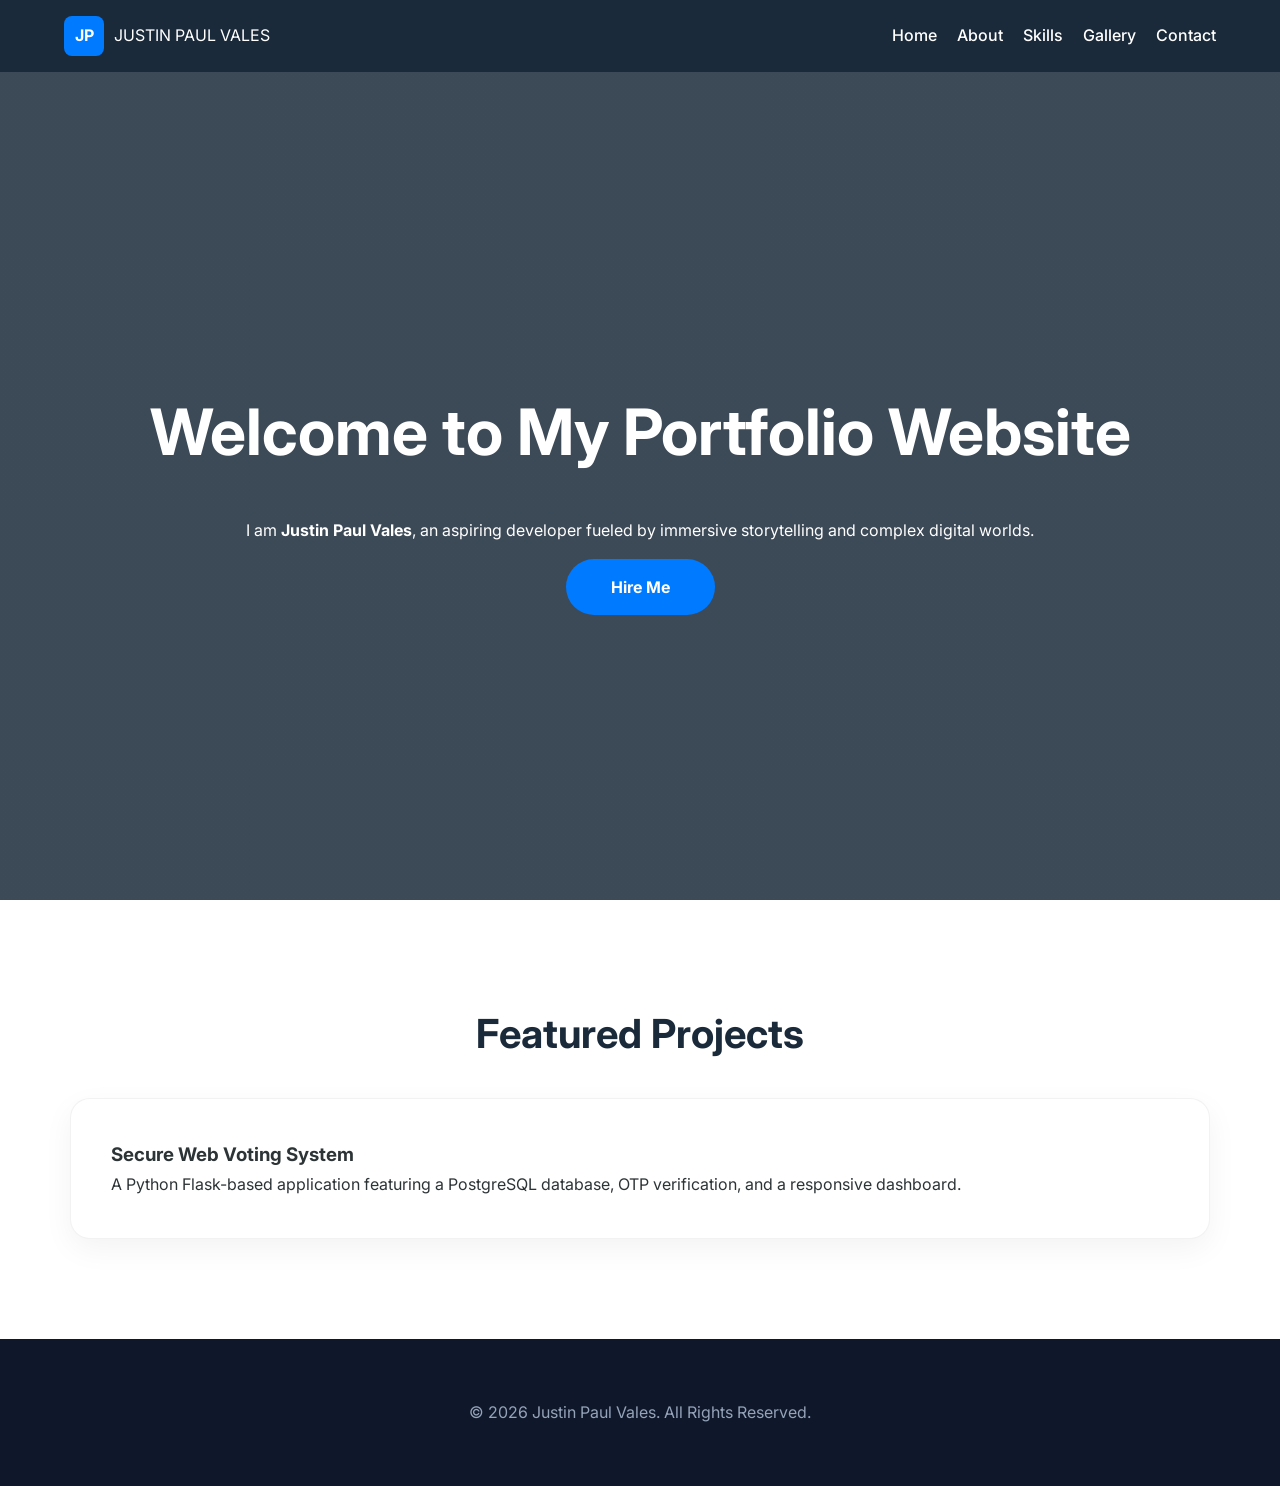
<file: index.html>
<!DOCTYPE html>
<html lang="en">
<head>
    <meta charset="UTF-8">
    <meta name="viewport" content="width=device-width, initial-scale=1.0">
    <title>Justin Paul Vales | Portfolio</title>
    <link rel="stylesheet" href="qwerty.css">
    <link href="https://fonts.googleapis.com/css2?family=Inter:wght@400;600;700&display=swap" rel="stylesheet">
</head>
<body>
    <nav class="navbar">
        <div class="logo-container">
            <div class="logo-circle">JP</div>
            <div class="logo-text">JUSTIN PAUL VALES</div>
        </div>
        <button class="mobile-menu-btn" id="mobile-cta">
            <span></span><span></span><span></span>
        </button>
        <ul class="nav-links" id="nav-list">
            <li><a href="index.html">Home</a></li>
            <li><a href="about.html">About</a></li>
            <li><a href="skills.html">Skills</a></li>
            <li><a href="gallery.html">Gallery</a></li>
            <li><a href="contact.html">Contact</a></li>
        </ul>
    </nav>

    <section class="hero-section">
        <div class="container hero-container">
            <h1>Welcome to My Portfolio Website</h1>
            <p class="hero-intro">I am <strong>Justin Paul Vales</strong>, an aspiring developer fueled by immersive storytelling and complex digital worlds.</p>
            <div class="hero-btns">
                <a href="contact.html" class="cta-button">Hire Me</a>
            </div>
        </div>
    </section>

    <section class="section reveal active">
        <div class="container">
            <h2 class="section-title">Featured Projects</h2>
            <div class="grid-layout">
                <div class="ui-card">
                    <h3>Secure Web Voting System</h3>
                    <p>A Python Flask-based application featuring a PostgreSQL database, OTP verification, and a responsive dashboard.</p>
                </div>
            </div>
        </div>
    </section>

    <footer class="footer"><div class="container"><p>&copy; 2026 Justin Paul Vales. All Rights Reserved.</p></div></footer>

    <script>
        const mobileBtn = document.getElementById('mobile-cta');
        const navList = document.getElementById('nav-list');
        mobileBtn.addEventListener('click', () => { navList.classList.toggle('show-nav'); });
        document.querySelectorAll('.nav-links a').forEach(link => {
            link.addEventListener('click', () => { navList.classList.remove('show-nav'); });
        });
    </script>
</body>
</html>
</file>
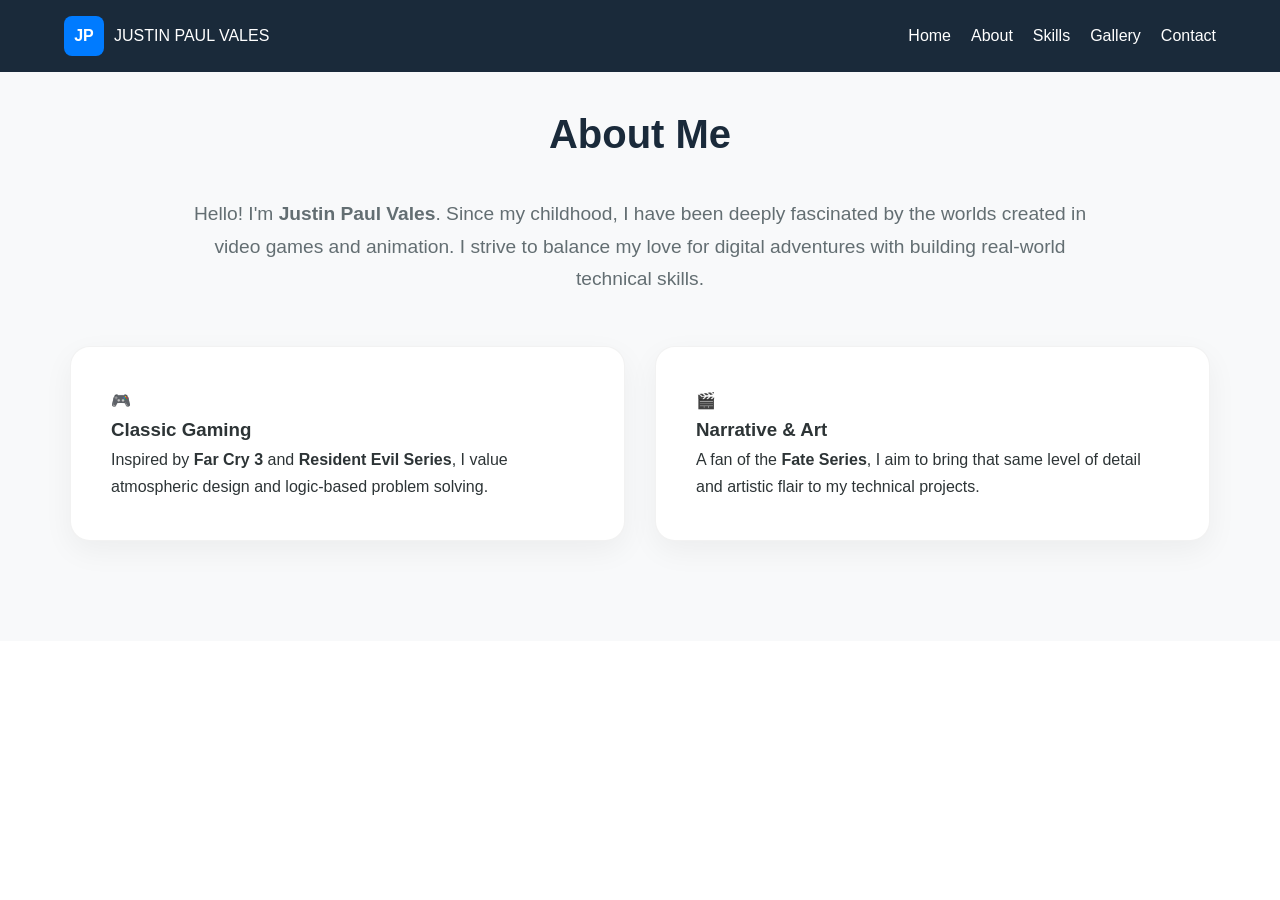
<file: about.html>
<!DOCTYPE html>
<html lang="en">
<head>
    <meta charset="UTF-8">
    <meta name="viewport" content="width=device-width, initial-scale=1.0">
    <title>About Me | Justin Paul Vales</title>
    <link rel="stylesheet" href="qwerty.css">
</head>
<body>
    <nav class="navbar">
        <div class="logo-container"><div class="logo-circle">JP</div><div class="logo-text">JUSTIN PAUL VALES</div></div>
        <button class="mobile-menu-btn" id="mobile-cta"><span></span><span></span><span></span></button>
        <ul class="nav-links" id="nav-list">
            <li><a href="index.html">Home</a></li>
            <li><a href="about.html">About</a></li>
            <li><a href="skills.html">Skills</a></li>
            <li><a href="gallery.html">Gallery</a></li>
            <li><a href="contact.html">Contact</a></li>
        </ul>
    </nav>

    <section class="section bg-alt reveal active">
        <div class="container">
            <h2 class="section-title">About Me</h2>
            <p class="about-main-text">Hello! I'm <strong>Justin Paul Vales</strong>. Since my childhood, I have been deeply fascinated by the worlds created in video games and animation. I strive to balance my love for digital adventures with building real-world technical skills.</p>
            <div class="grid-layout">
                <div class="ui-card">
                    <div class="card-header"><span class="card-icon">🎮</span><h3>Classic Gaming</h3></div>
                    <p>Inspired by <strong>Far Cry 3</strong> and <strong>Resident Evil Series</strong>, I value atmospheric design and logic-based problem solving.</p>
                </div>
                <div class="ui-card">
                    <div class="card-header"><span class="card-icon">🎬</span><h3>Narrative & Art</h3></div>
                    <p>A fan of the <strong>Fate Series</strong>, I aim to bring that same level of detail and artistic flair to my technical projects.</p>
                </div>
            </div>
        </div>
    </section>

    <script>
        const mobileBtn = document.getElementById('mobile-cta');
        const navList = document.getElementById('nav-list');
        mobileBtn.addEventListener('click', () => { navList.classList.toggle('show-nav'); });
    </script>
</body>
</html>
</file>
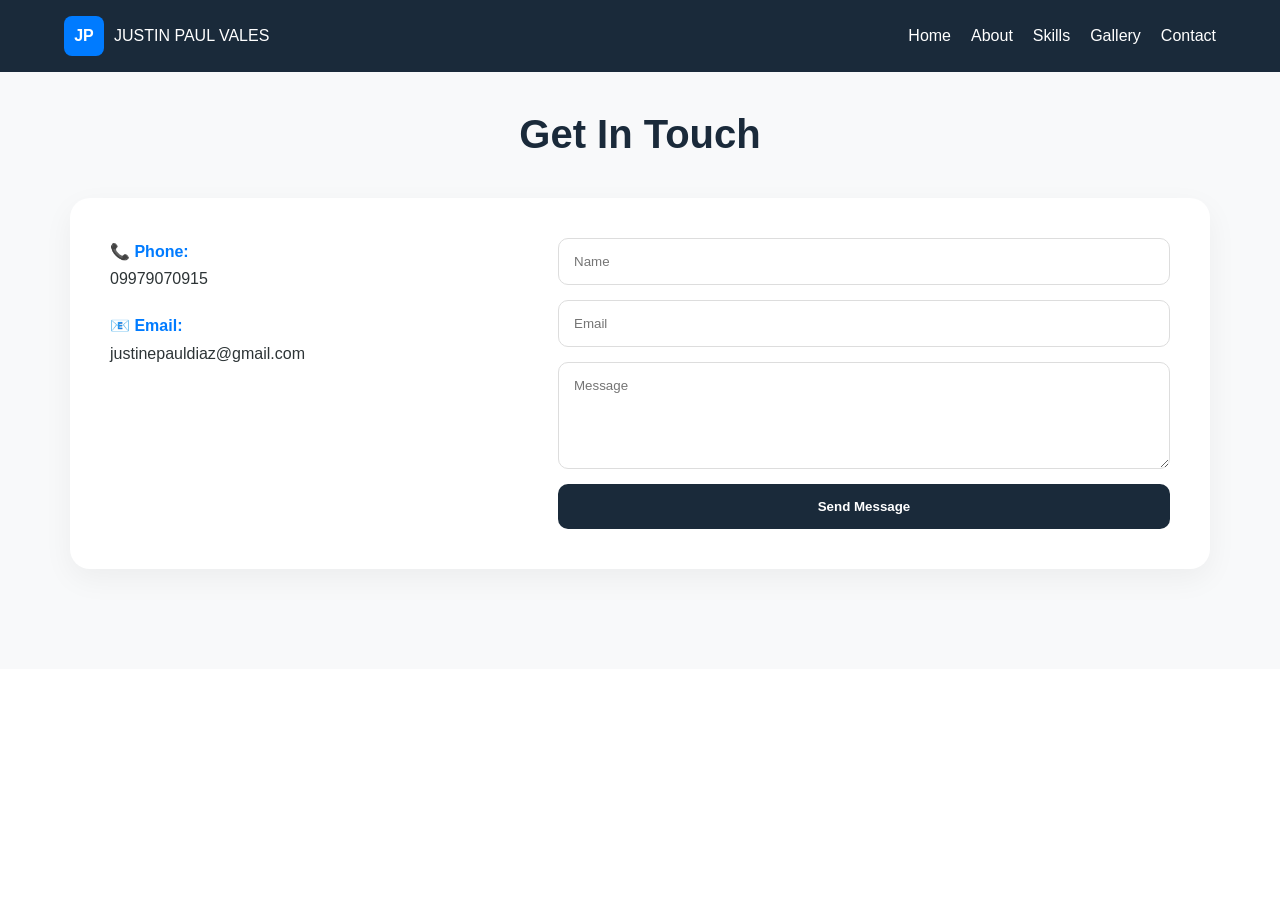
<file: contact.html>
<!DOCTYPE html>
<html lang="en">
<head>
    <meta charset="UTF-8">
    <meta name="viewport" content="width=device-width, initial-scale=1.0">
    <title>Contact | Justin Paul Vales</title>
    <link rel="stylesheet" href="qwerty.css">
</head>
<body>
    <nav class="navbar">
        <div class="logo-container"><div class="logo-circle">JP</div><div class="logo-text">JUSTIN PAUL VALES</div></div>
        <button class="mobile-menu-btn" id="mobile-cta"><span></span><span></span><span></span></button>
        <ul class="nav-links" id="nav-list">
            <li><a href="index.html">Home</a></li>
            <li><a href="about.html">About</a></li>
            <li><a href="skills.html">Skills</a></li>
            <li><a href="gallery.html">Gallery</a></li>
            <li><a href="contact.html">Contact</a></li>
        </ul>
    </nav>

    <section class="section bg-alt reveal active">
        <div class="container">
            <h2 class="section-title">Get In Touch</h2>
            <div class="contact-wrapper">
                <div class="contact-info">
                    <div class="info-item"><strong>📞 Phone:</strong><p>09979070915</p></div>
                    <div class="info-item"><strong>📧 Email:</strong><p>justinepauldiaz@gmail.com</p></div>
                </div>
                <form action="https://formspree.io/f/xzdarppv" method="POST" id="contact-form" class="contact-form">
                    <input type="text" name="name" placeholder="Name" required>
                    <input type="email" name="email" placeholder="Email" required>
                    <textarea name="message" rows="5" placeholder="Message" required></textarea>
                    <button type="submit" id="submit-btn" class="submit-btn">Send Message</button>
                    <div id="form-status" class="form-status"></div>
                </form>
            </div>
        </div>
    </section>

    <script>
        const mobileBtn = document.getElementById('mobile-cta');
        const navList = document.getElementById('nav-list');
        mobileBtn.addEventListener('click', () => { navList.classList.toggle('show-nav'); });
    </script>
</body>
</html>
</file>
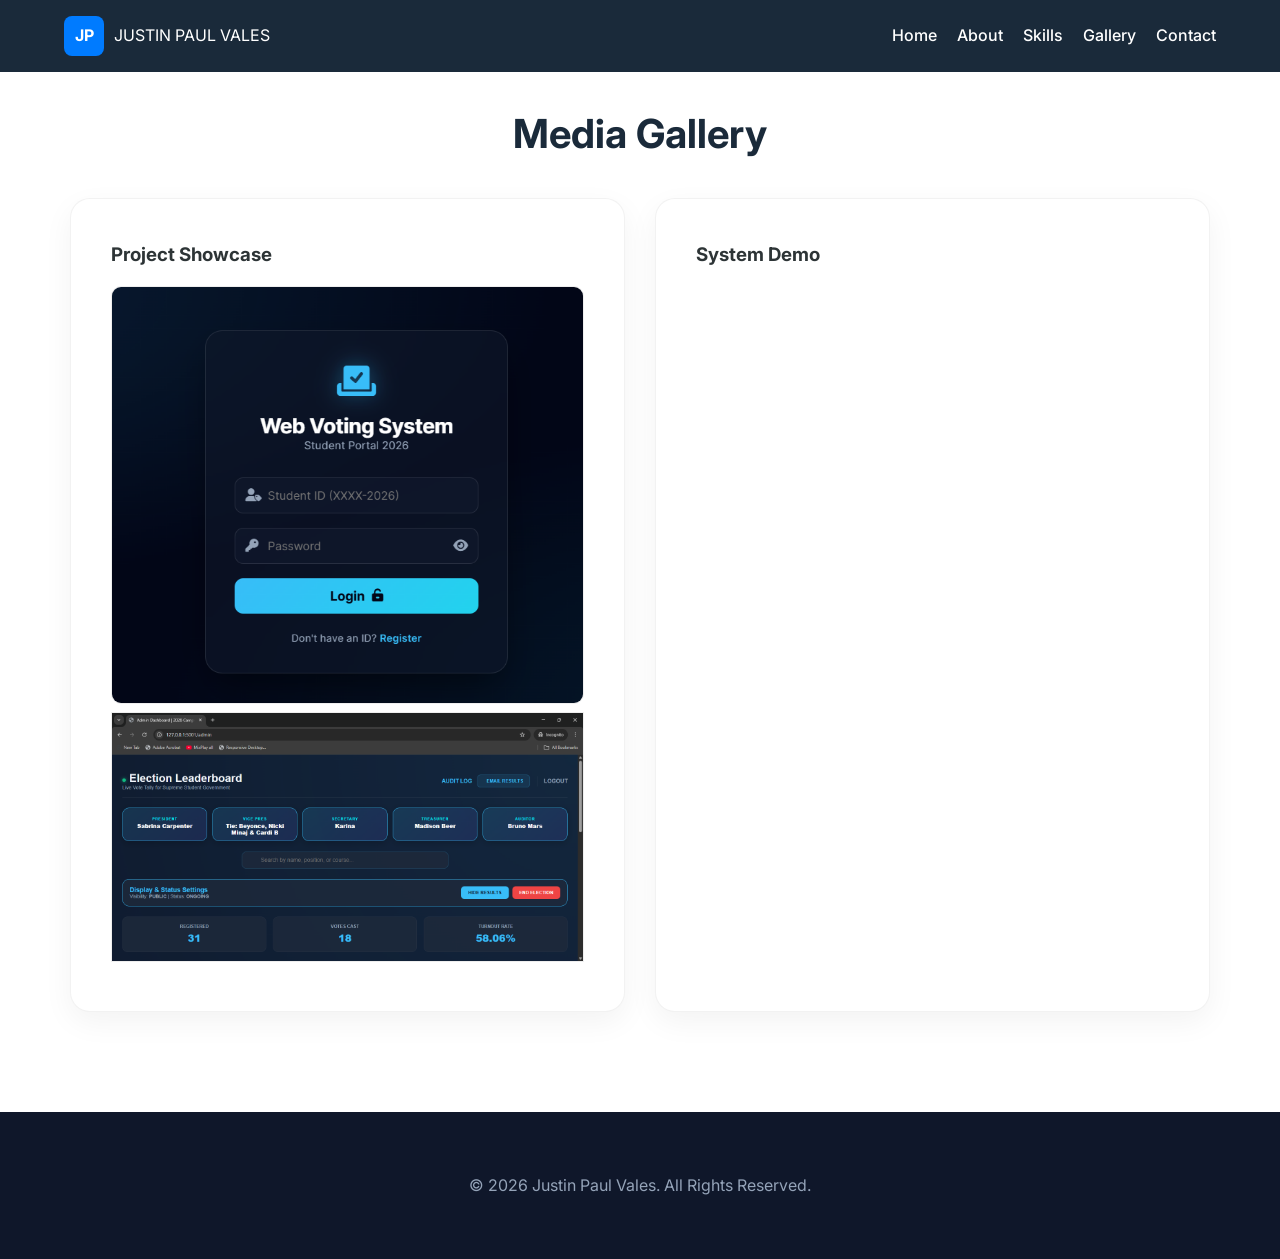
<file: gallery.html>
<!DOCTYPE html>
<html lang="en">
<head>
    <meta charset="UTF-8">
    <meta name="viewport" content="width=device-width, initial-scale=1.0">
    <title>Gallery | Justin Paul Vales</title>
    <link rel="stylesheet" href="qwerty.css">
    <link href="https://fonts.googleapis.com/css2?family=Inter:wght@400;600;700&display=swap" rel="stylesheet">
</head>
<body>
    <nav class="navbar">
        <div class="logo-container">
            <div class="logo-circle">JP</div>
            <div class="logo-text">JUSTIN PAUL VALES</div>
        </div>
        <button class="mobile-menu-btn" id="mobile-cta">
            <span></span><span></span><span></span>
        </button>
        <ul class="nav-links" id="nav-list">
            <li><a href="index.html">Home</a></li>
            <li><a href="about.html">About</a></li>
            <li><a href="skills.html">Skills</a></li>
            <li><a href="gallery.html">Gallery</a></li>
            <li><a href="contact.html">Contact</a></li>
        </ul>
    </nav>

    <section class="section reveal active">
        <div class="container">
            <h2 class="section-title">Media Gallery</h2>
            <div class="grid-layout">
                <div class="ui-card">
                    <h3>Project Showcase</h3>
                    <img src="votin_portal.png" alt="Web Voting System" style="width:100%; border-radius: 10px; margin-top: 15px; border: 1px solid #eee;">
                    <img src="Untitled.png" alt="Web Voting System" style="width:100%; border-raddius: 10px; margub-top: 15px; border: 1px solid #eee;">
                </div>

                <div class="ui-card">
                    <h3>System Demo</h3>
                    <div style="margin-top: 15px; position: relative; padding-bottom: 56.25%; height: 0; overflow: hidden;">
                        <iframe
                            style="position: absolute; top: 0; left: 0; width: 100%; height: 100%; border-radius: 10px;"
                            src="https://www.youtube.com/embed/Z0W_LeF44f8"
                            title="YouTube video player"
                            frameborder="0"
                            allow="accelerometer; autoplay; clipboard-write; encrypted-media; gyroscope; picture-in-picture; web-share"
                            referrerpolicy="strict-origin-when-cross-origin"
                            allowfullscreen>
                        </iframe>
                    </div>
                </div>
            </div>
        </div>
    </section>

    <footer class="footer"><div class="container"><p>&copy; 2026 Justin Paul Vales. All Rights Reserved.</p></div></footer>

    <script>
        const mobileBtn = document.getElementById('mobile-cta');
        const navList = document.getElementById('nav-list');
        mobileBtn.addEventListener('click', () => { navList.classList.toggle('show-nav'); });
        document.querySelectorAll('.nav-links a').forEach(link => {
            link.addEventListener('click', () => { navList.classList.remove('show-nav'); });
        });
    </script>
</body>
</html>
</file>
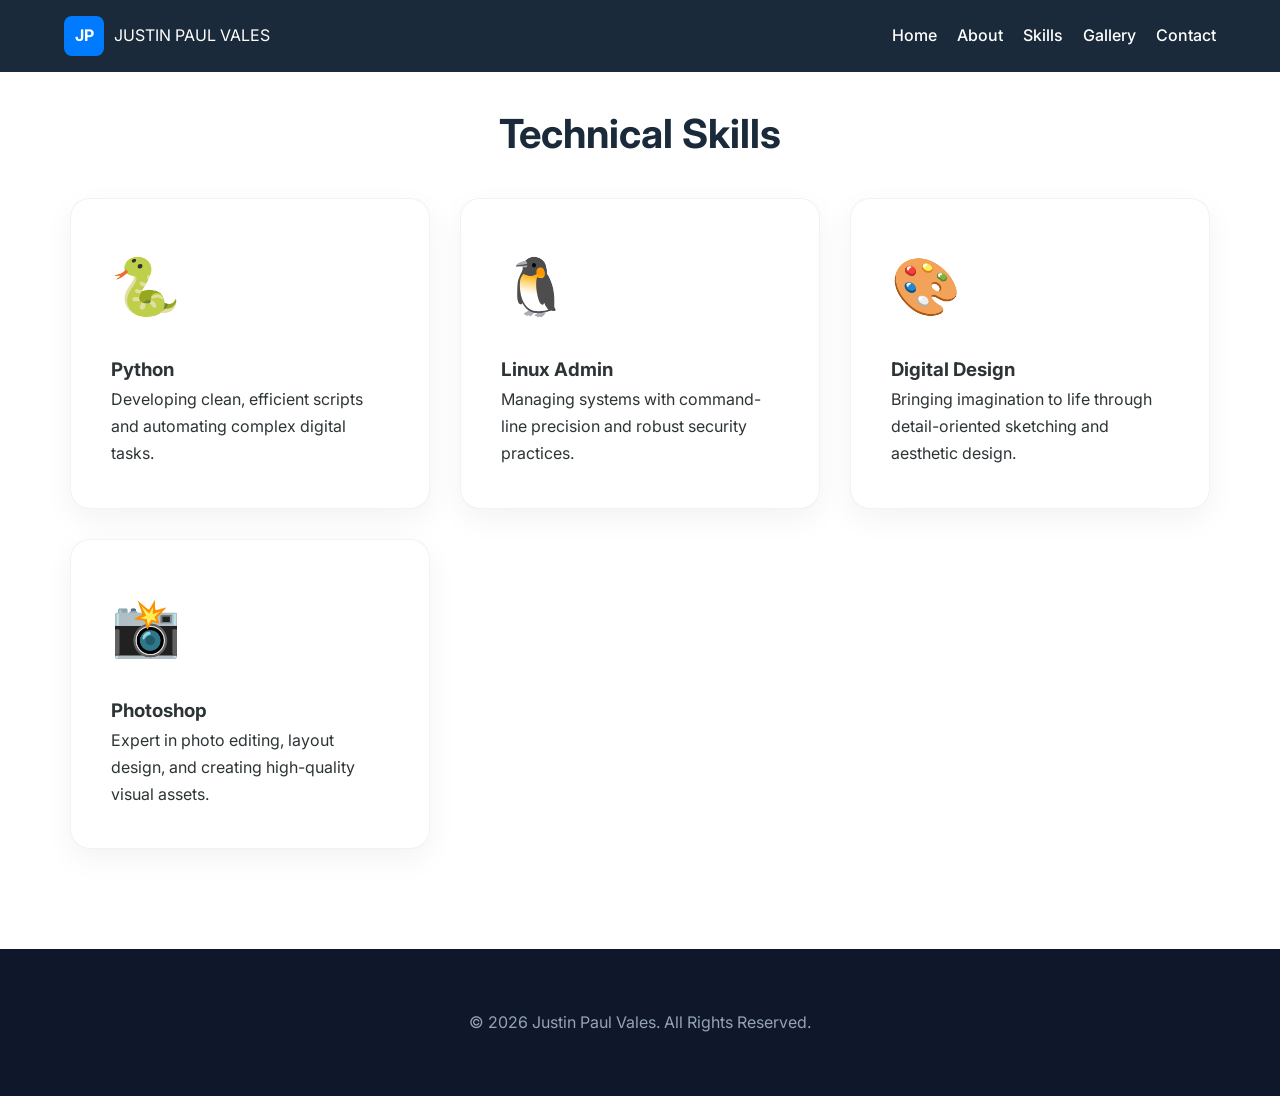
<file: skills.html>
<!DOCTYPE html>
<html lang="en">
<head>
    <meta charset="UTF-8">
    <meta name="viewport" content="width=device-width, initial-scale=1.0">
    <title>Skills | Justin Paul Vales</title>
    <link rel="stylesheet" href="qwerty.css">
    <link href="https://fonts.googleapis.com/css2?family=Inter:wght@400;600;700&display=swap" rel="stylesheet">
</head>
<body>
    <nav class="navbar">
        <div class="logo-container">
            <div class="logo-circle">JP</div>
            <div class="logo-text">JUSTIN PAUL VALES</div>
        </div>
        <button class="mobile-menu-btn" id="mobile-cta">
            <span></span><span></span><span></span>
        </button>
        <ul class="nav-links" id="nav-list">
            <li><a href="index.html">Home</a></li>
            <li><a href="about.html">About</a></li>
            <li><a href="skills.html">Skills</a></li>
            <li><a href="gallery.html">Gallery</a></li>
            <li><a href="contact.html">Contact</a></li>
        </ul>
    </nav>

    <section class="section reveal active">
        <div class="container">
            <h2 class="section-title">Technical Skills</h2>
            <div class="grid-layout">
                <div class="ui-card skill-card">
                    <div class="skill-icon">🐍</div>
                    <h3>Python</h3>
                    <p>Developing clean, efficient scripts and automating complex digital tasks.</p>
                </div>
                <div class="ui-card skill-card">
                    <div class="skill-icon">🐧</div>
                    <h3>Linux Admin</h3>
                    <p>Managing systems with command-line precision and robust security practices.</p>
                </div>
                <div class="ui-card skill-card">
                    <div class="skill-icon">🎨</div>
                    <h3>Digital Design</h3>
                    <p>Bringing imagination to life through detail-oriented sketching and aesthetic design.</p>
                </div>
                <div class="ui-card skill-card">
                    <div class="skill-icon">📸</div>
                    <h3>Photoshop</h3>
                    <p>Expert in photo editing, layout design, and creating high-quality visual assets.</p>
                </div>
            </div>
        </div>
    </section>

    <footer class="footer"><div class="container"><p>© 2026 Justin Paul Vales. All Rights Reserved.</p></div></footer>

    <script>
        const mobileBtn = document.getElementById('mobile-cta');
        const navList = document.getElementById('nav-list');
        mobileBtn.addEventListener('click', () => { navList.classList.toggle('show-nav'); });
        document.querySelectorAll('.nav-links a').forEach(link => {
            link.addEventListener('click', () => { navList.classList.remove('show-nav'); });
        });
    </script>
</body>
</html>
</file>
<file: qwerty.css>
:root {
    --primary: #1a2a3a;
    --accent: #007bff;
    --text-main: #2d3436;
    --text-muted: #636e72;
    --bg-white: #ffffff;
    --bg-soft: #f8f9fa;
}

* { margin: 0; padding: 0; box-sizing: border-box; font-family: 'Inter', sans-serif; }
html { scroll-behavior: smooth; }
body { color: var(--text-main); line-height: 1.7; background: var(--bg-white); }

.container { max-width: 1200px; margin: 0 auto; padding: 0 30px; }
.section { padding: 100px 0; }
.bg-alt { background-color: var(--bg-soft); }

.navbar {
    display: flex; justify-content: space-between; align-items: center;
    background: var(--primary); padding: 1rem 5%; position: fixed; width: 100%; top: 0; z-index: 1000;
}
.logo-container { display: flex; align-items: center; gap: 10px; color: white; }
.logo-circle { background: var(--accent); width: 40px; height: 40px; border-radius: 8px; display: flex; justify-content: center; align-items: center; font-weight: bold; }
.nav-links { display: flex; list-style: none; gap: 20px; }
.nav-links a { color: white; text-decoration: none; font-weight: 500; transition: 0.3s; }
.nav-links a:hover { color: var(--accent); }

.mobile-menu-btn {
    display: none;
    flex-direction: column;
    gap: 4px;
    background: transparent;
    border: none;
    cursor: pointer;
}
.mobile-menu-btn span {
    display: block;
    width: 25px;
    height: 3px;
    background: white;
    border-radius: 2px;
}

.hero-section {
    min-height: 100vh;
    background: linear-gradient(rgba(26, 42, 58, 0.85), rgba(26, 42, 58, 0.85)),
                url('https://images.unsplash.com/photo-1498050108023-c5249f4df085?q=80&w=2072') center/cover;
    display: flex; align-items: center; justify-content: center;
    color: white; text-align: center; padding-top: 80px;
}
.hero-container { display: flex; flex-direction: column; align-items: center; gap: 30px; }
.hero-section h1 { font-size: clamp(2.2rem, 8vw, 4rem); }
.cta-button { padding: 18px 45px; background: var(--accent); color: white; text-decoration: none; border-radius: 50px; font-weight: 700; transition: 0.3s; }

.scroll-top-btn {
    position: fixed; bottom: 30px; right: 30px; width: 45px; height: 45px;
    background: var(--accent); color: white; border: none; border-radius: 50%;
    font-size: 20px; cursor: pointer; z-index: 2000; display: flex;
    justify-content: center; align-items: center; opacity: 0; visibility: hidden;
    transition: 0.3s; box-shadow: 0 4px 12px rgba(0,0,0,0.15);
}
.scroll-top-btn.show { opacity: 1; visibility: visible; }

.grid-layout { display: grid; grid-template-columns: repeat(auto-fit, minmax(300px, 1fr)); gap: 30px; }
.three-cols { grid-template-columns: repeat(3, 1fr); }
.about-main-text { max-width: 900px; margin: 0 auto 50px auto; text-align: center; font-size: 1.2rem; color: var(--text-muted); }

.ui-card {
    background: white; padding: 40px; border-radius: 20px;
    box-shadow: 0 10px 30px rgba(0,0,0,0.05); border: 1px solid rgba(0,0,0,0.05);
    transition: 0.4s cubic-bezier(0.175, 0.885, 0.32, 1.275);
}
.skill-card:hover { transform: translateY(-15px) scale(1.03); box-shadow: 0 20px 40px rgba(0, 123, 255, 0.2); border-color: var(--accent); }
.skill-icon { font-size: 3.5rem; margin-bottom: 20px; display: block; transition: 0.3s; }
.skill-card:hover .skill-icon { transform: rotate(10deg) scale(1.1); }

.section-title { font-size: 2.5rem; text-align: center; margin-bottom: 30px; color: var(--primary); }

.form-status { margin-top: 15px; padding: 10px; border-radius: 8px; display: none; font-weight: 600; text-align: center; }
.form-status.success { display: block; background: #d4edda; color: #155724; }
.form-status.error { display: block; background: #f8d7da; color: #721c24; }

.contact-wrapper { display: grid; grid-template-columns: 1fr 1.5fr; gap: 40px; background: white; padding: 40px; border-radius: 20px; box-shadow: 0 10px 30px rgba(0,0,0,0.05); }
.contact-info { text-align: left; display: flex; flex-direction: column; gap: 20px; }
.info-item strong { color: var(--accent); display: block; }
.contact-form { display: flex; flex-direction: column; gap: 15px; }
.contact-form input, .contact-form textarea { padding: 15px; border: 1px solid #ddd; border-radius: 10px; }
.submit-btn { padding: 15px; background: var(--primary); color: white; border: none; border-radius: 10px; font-weight: 700; cursor: pointer; }

.footer { background: #0f172a; color: #94a3b8; padding: 60px 0; text-align: center; }

.reveal { opacity: 0; transform: translateY(30px); transition: 0.8s ease-out; }
.reveal.active { opacity: 1; transform: translateY(0); }

@media (max-width: 900px) {
    .mobile-menu-btn { display: flex; } /* Show the 3 lines */

    .nav-links {
        display: none; /* Hide links by default */
        flex-direction: column;
        position: absolute;
        top: 100%;
        left: 0;
        width: 100%;
        background: var(--primary);
        padding: 20px 0;
        text-align: center;
        border-top: 1px solid rgba(255,255,255,0.1);
        box-shadow: 0 10px 15px rgba(0,0,0,0.2);
    }

    .show-nav {
        display: flex !important;
    }

    .three-cols, .contact-wrapper { grid-template-columns: 1fr; }
}

@media (max-width: 600px) {
    .container { padding: 0 15px; }
    .navbar { padding: 0.8rem 1rem; }
    .logo-text { font-size: 0.75rem; letter-spacing: 0; }
    .hero-section h1 { font-size: 1.8rem; }
    .grid-layout, .three-cols { grid-template-columns: 1fr !important; }
}
</file>
